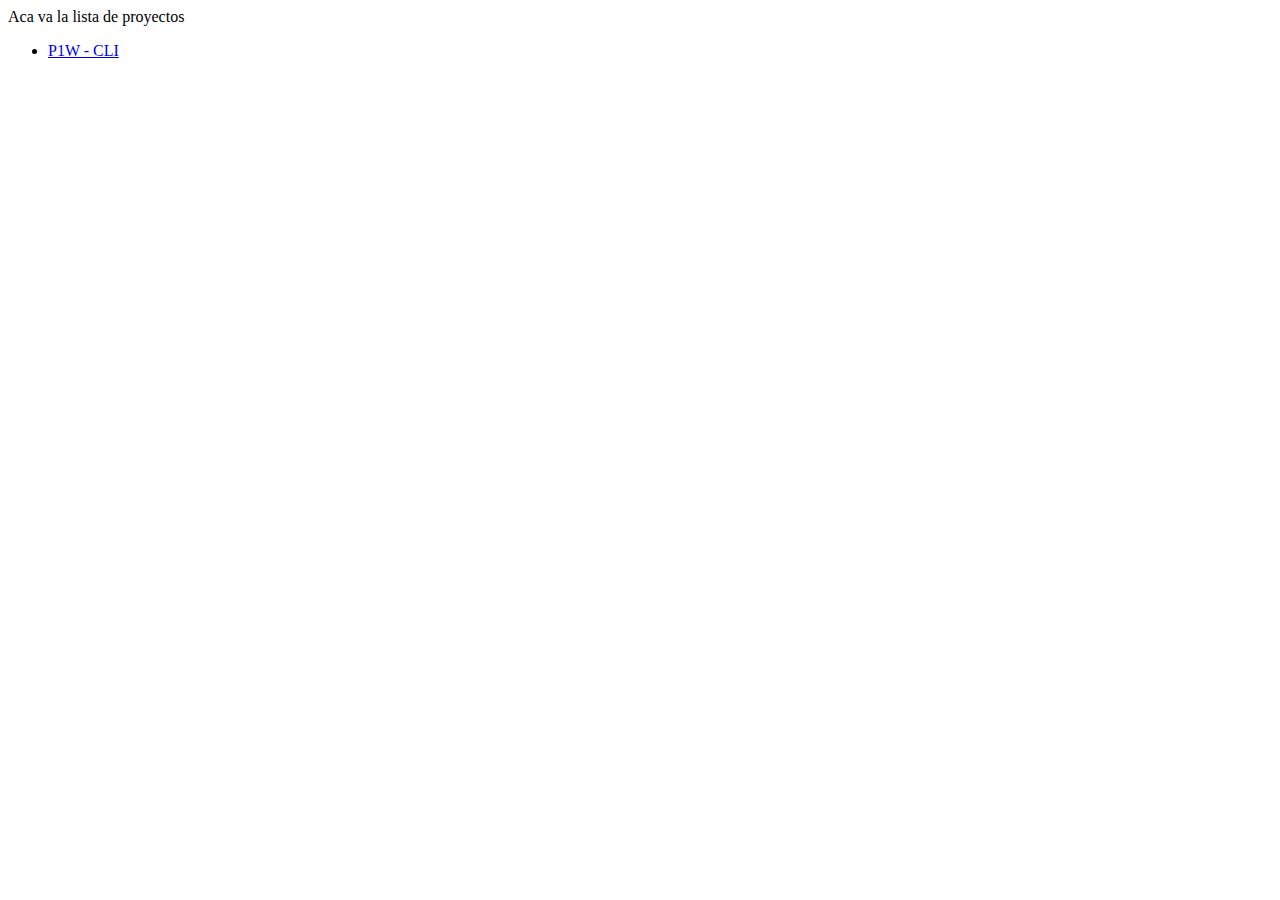
<file: projects.html>
<!DOCTYPE html>
<html lang="en">
<head>
  <meta charset="UTF-8">
  <meta http-equiv="X-UA-Compatible" content="IE=edge">
  <meta name="viewport" content="width=device-width, initial-scale=1.0">
  <title>Document</title>
</head>
<body>
  Aca va la lista de proyectos
  <ul>
    <li><a href="/p1w-cli/">P1W - CLI</a></li>
  </ul>
</body>
</html>
</file>
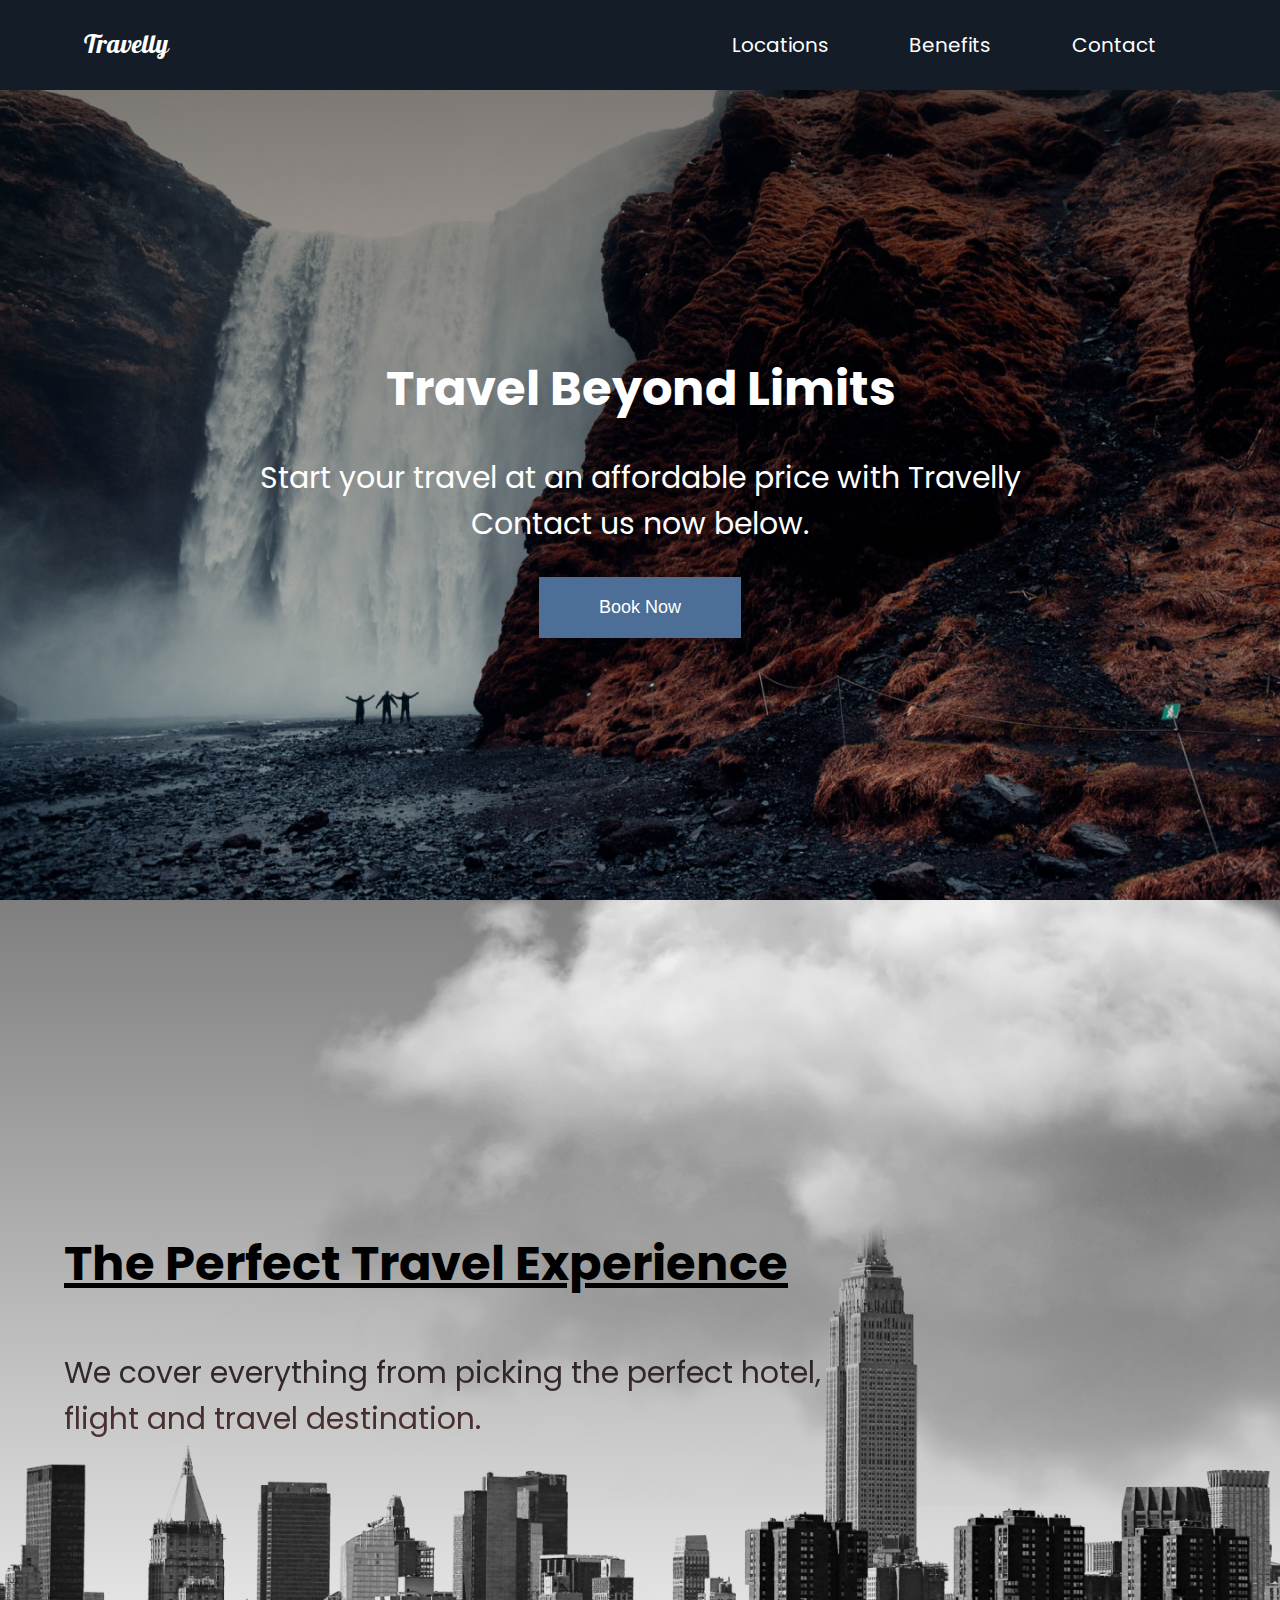
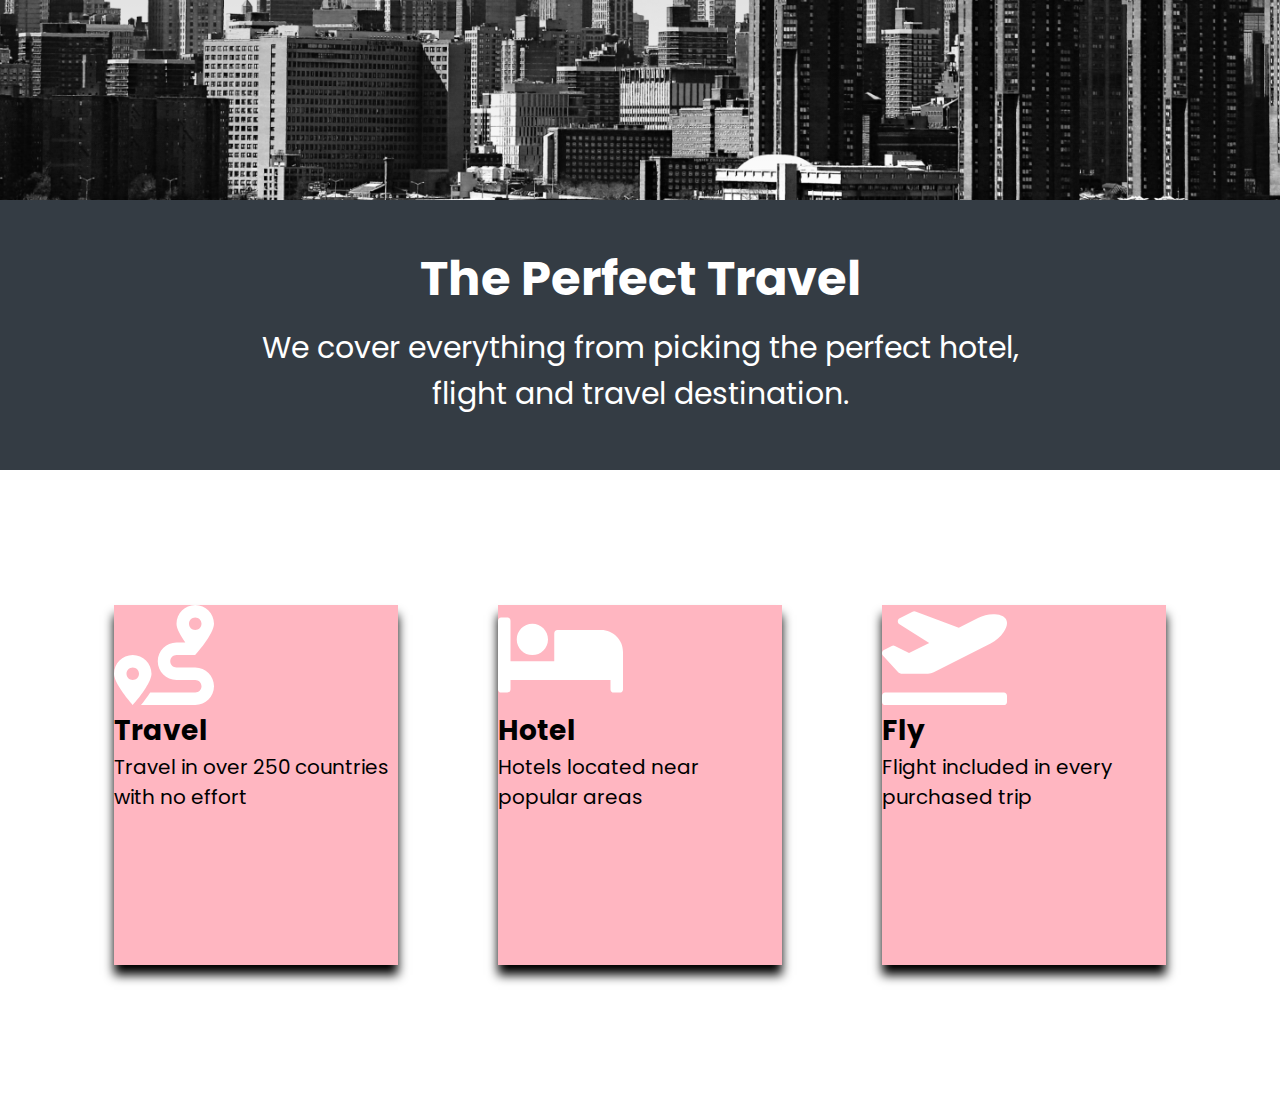
<file: test.html>
<!DOCTYPE html>
<html lang="en">
<head>
  <meta charset="UTF-8">
  <meta name="viewport" content="width=device-width, initial-scale=1.0">
  <link rel="icon" href="./icons/airplane.svg">
  <link href="https://fonts.googleapis.com/css2?family=Pattaya&family=Poppins:wght@400;500&display=swap" rel="stylesheet">
  <link rel="stylesheet" href="style.css">
  <title>matron website</title>
</head>
<body>
  <header class="main-head">
    <nav>
      <h1 id="logo">Travelly</h1>
      <ul>
        <li><a href="#locations">Locations</a></li>
        <li><a href="#benefits">Benefits</a></li>
        <li><a href="#contact">Contact</a></li>
      </ul>
    </nav>
  </header>
  <section class="hero">
    <h2>Travel Beyond Limits</h2>
    <h3>Start your travel at an affordable price with Travelly <br> Contact us now below.</h3>
    <button>Book Now</button>
  </section>
  <section id="locations">
    <header class="locations-head">
      <h2>The Perfect Travel Experience</h2>
      <h3>We cover everything from picking the perfect hotel, <br> flight and travel destination.</h3>
      <img src="./img/cloud.png" class="moving-cloud-1 cloud">
      <img src="./img/cloud.png" class="moving-cloud-2 cloud">
    </header>
  </section>
  <section class="benefits">
    <header class="benefits-head">
      <h2>The Perfect Travel</h2>
      <h3>We cover everything from picking the perfect hotel, <br> flight and travel destination.</h3>
    </header>
    <div class="cards">
      <div class="card">
        <img src="./icons/route-solid.svg" alt="">
        <h4>Travel</h4>
        <p>Travel in over 250 countries with no effort</p>
      </div>
      <div class="card">
        <img src="./icons/bed-solid.svg" alt="">
        <h4>Hotel</h4>
        <p>Hotels located near popular areas</p>
      </div>
      <div class="card">
        <img src="./icons/plane-departure-solid.svg" alt="">
        <h4>Fly</h4>
        <p>Flight included in every purchased trip</p>
      </div>
    </div>
  </section>
</body>
</html>
</file>
<file: style.css>
* {
  margin: 0;
  padding: 0;
  box-sizing: border-box;
}
html {
  font-size: 62.5%;
}
body {
  font-family: 'Poppins', sans-serif;
}
h1 {
  font-size: 2.6rem;
}
li,
button,
label,
input,
p {
  font-size: 2rem;
}
h2 {
  font-size: 4.8rem;
}
h3 {
  font-size: 3rem;
  font-weight: normal;
}
h4,
h5 {
  font-size: 2.8rem;
}
a {
  color: white;
  text-decoration: none;
}
button {
  padding: 2rem 6rem;
  background: #4c6e97;
  border: none;
  color: white;
  font-size: 1.8rem;
  cursor: pointer;
  transition: background 0.5s ease-in-out;
}
button:hover {
  background: #27394e;
}

/* MAIN SECTION */
.main-head {
  background-color: #131c27;
  color: white;
}
nav {
  min-height: 10vh;
  display: flex;
  width: 90%;
  margin: auto;
  padding: 2rem;
  align-items: center;
  flex-wrap: wrap;
}
nav ul {
  display: flex;
  flex: 1 1 40rem;
  justify-content: space-around;
  align-items: center;
  list-style: none;
}
#logo {
  flex: 2 1 40rem;
  font-family: 'Pattaya', sans-serif;
  font-weight: normal;
}

.hero {
  background: linear-gradient(rgba(0,0,0,0.5), transparent), url('./img/landing-page.jpg');
  min-height: 90vh;
  background-repeat: no-repeat;
  background-size: cover;
  background-position: center;
  color: white;
  display: flex;
  flex-direction: column;
  justify-content: center;
  align-items: center;
  text-align: center;
}
.hero h3 {
  padding: 3rem;
}

/* LOCATIONS SECTION */
#locations {
  min-height: 100vh;
  background: linear-gradient(rgba(0,0,0,0.5), transparent), url('./img/new-york-page.png');
  background-size: cover;
  background-position: center;
  display: flex;
  align-items: center;
  position: relative;
  overflow: hidden;
}
.locations-head {
  width: 90%;
  margin: auto;
}
.locations-head h2 {
  padding: 1rem 0;
  text-decoration: underline;
  text-decoration-thickness: 0.5rem;
}
.locations-head h3 {
  padding: 4rem 0;
  background: linear-gradient(#131c27, #663b34);
  background-clip: text;
  -webkit-text-fill-color: transparent;
}

.cloud {
  position: absolute;
  top: 0;
  right: 0;
}
.moving-cloud-1 {
  animation: cloudAnimation 30s infinite alternate ease-in-out;
}
.moving-cloud-2 {
  top: 20%;
  z-index: -1;
  opacity: 0.5;
}
@keyframes cloudAnimation {
  from {
    transform: translate(10%, -10%);
  }
  to {
    transform: translate(0%, 0%);
  }
}

/* BENEFITS SECTION */
.benefits-head {
  background: #343c44;
  padding: 3rem;
  min-height: 30vh;
  display:flex;
  flex-direction: column;
  justify-content: center;
  align-items: center;
  color: white;
  text-align: center;
}
.benefits-head h3 {
  padding: 1rem;
}
.cards {
  width: 90%;
  margin: auto;
  display: flex;
  min-height: 70vh;
  align-items: center ;
  flex-wrap: wrap;
}
.card {
  background: lightpink;
  flex: 1 1 25rem;
  min-height: 40vh;
  margin: 2rem 5rem;
  box-shadow: 0px 10px 10px;
}
.cards img {
  height: 100px;
}

/* MEDIA QUERIES */
@media screen and (max-width: 932px) {
  html {
    font-size: 45%;
  }
  nav {
    text-align: center;
  }
  #logo {
    padding: 2rem;
  }
}
</file>
